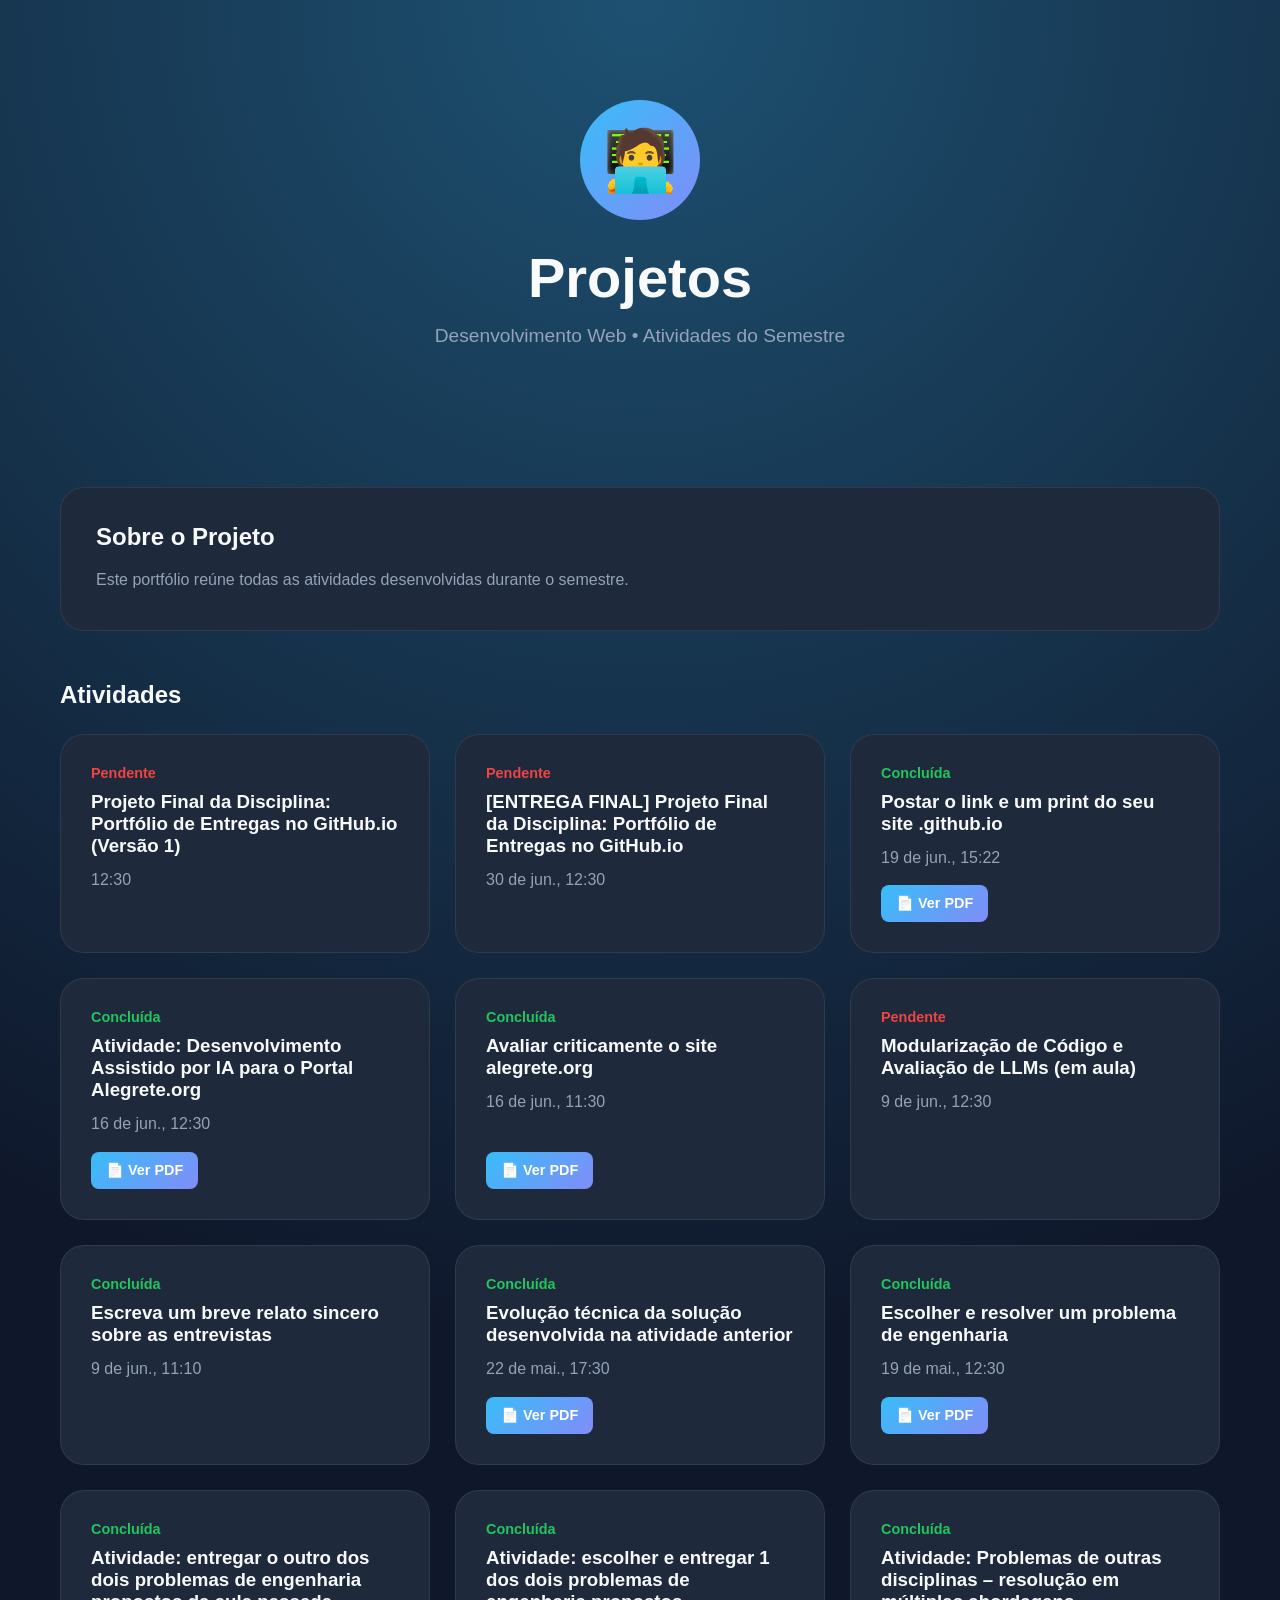
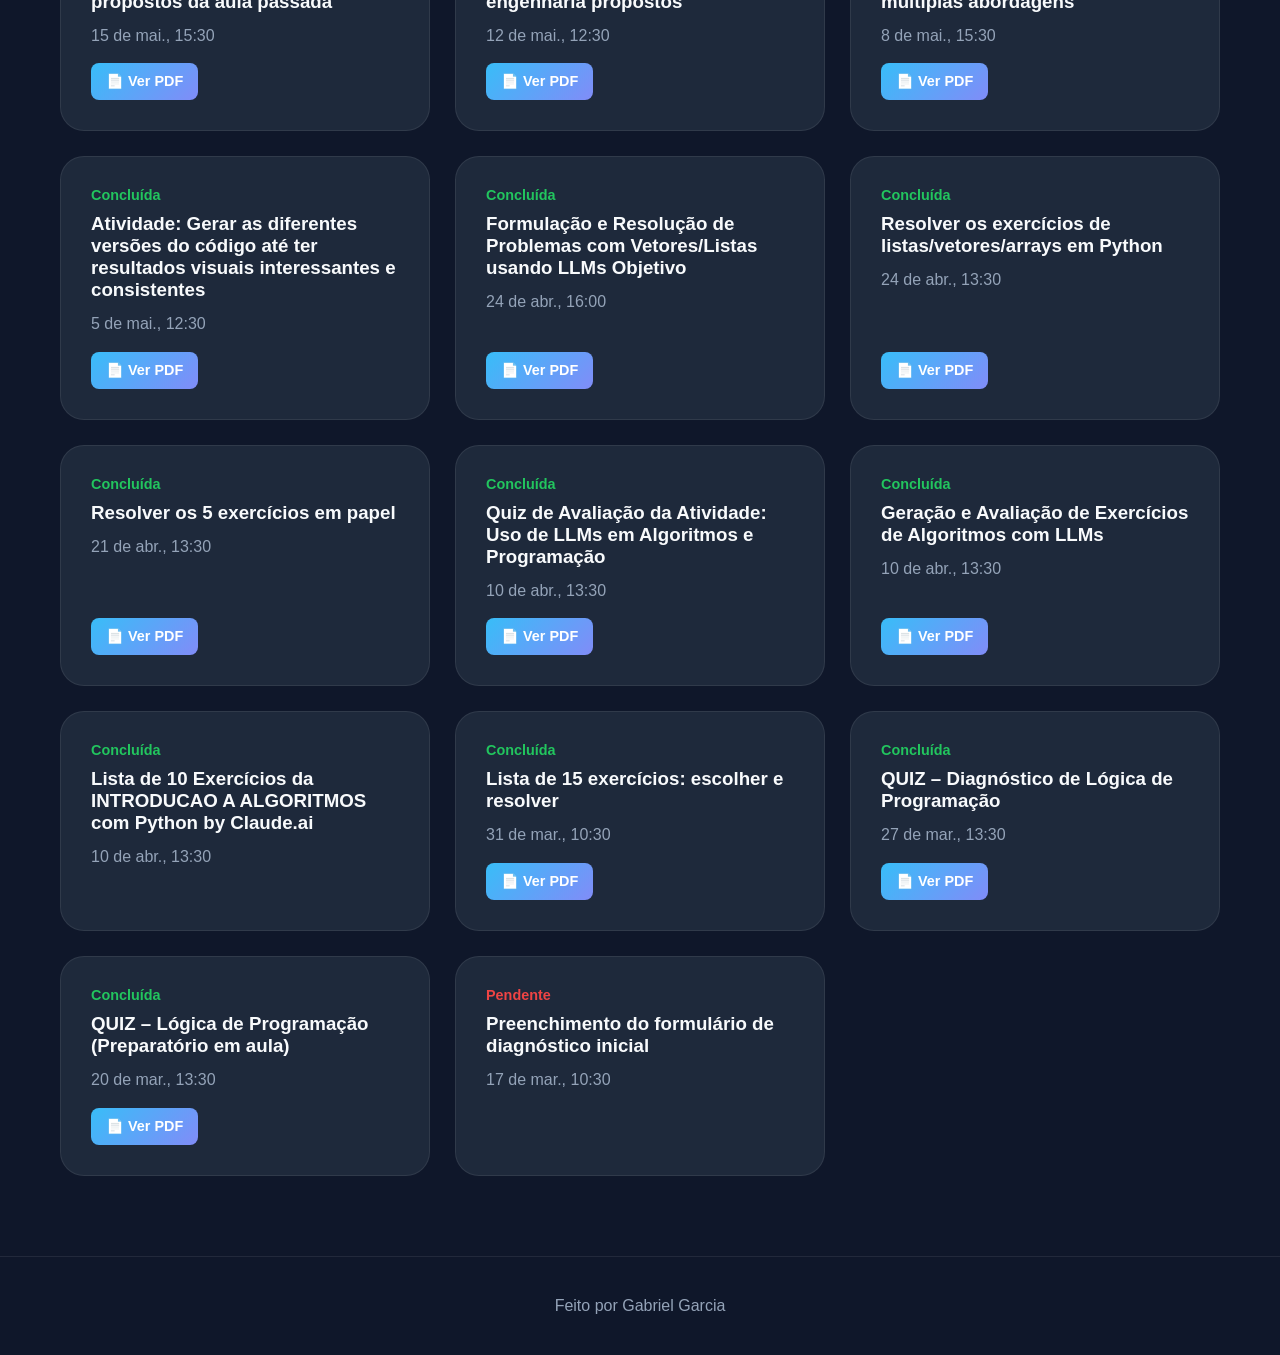
<file: index.html>
<!DOCTYPE html>
<html lang="pt-BR">
<head>
  <meta charset="UTF-8" />
  <meta name="viewport" content="width=device-width, initial-scale=1.0"/>
  <meta http-equiv="Cache-Control" content="no-cache, no-store, must-revalidate" />
  <meta http-equiv="Pragma" content="no-cache" />
  <meta http-equiv="Expires" content="0" />
  <title>Projetos</title>

  <link rel="stylesheet" href="styles.css">
</head>

<body>

<header class="hero">
  <div class="hero-content">

    <div class="avatar">🧑‍💻</div>

    <h1>Projetos</h1>

    <p class="subtitulo">
      Desenvolvimento Web • Atividades do Semestre
    </p>

  </div>
</header>

<main>

  <section class="sobre">
    <h2>Sobre o Projeto</h2>
    <p>
      Este portfólio reúne todas as atividades desenvolvidas durante o semestre.
    </p>
  </section>

  <section>
    <h2 class="titulo-secao">Atividades</h2>

    <div class="lista" id="lista"></div>
  </section>

</main>

<footer>
  <p>Feito por Gabriel Garcia</p>
</footer>

<!-- MODAL PDF -->
<div id="pdfModal" class="modal">
  <div class="modal-content">
    <span class="close" onclick="closePDFModal()">&times;</span>
    <iframe id="pdfIframe" class="pdf-iframe"></iframe>
  </div>
</div>

<script>
async function carregarAtividades() {
  const res = await fetch('atividades.json?t=' + new Date().getTime());
  const data = await res.json();

  const lista = document.getElementById('lista');

  lista.innerHTML = data.map(a => {
    const statusClass = a.status === 'Concluída' ? 'concluida' : 'atividade';
    const botaoPDF = a.pdf ? `<button class="btn-pdf" onclick="openPDFModal(event, '${a.pdf}')">📄 Ver PDF</button>` : '';
    
    return `
      <div class="card">
        <a href="atividade.html?id=${a.id}" class="card-link">
          <span class="numero ${statusClass}">${a.status}</span>
          <h3>${a.titulo}</h3>
          <p>${a.data_entrega}</p>
        </a>
        ${botaoPDF}
      </div>
    `;
  }).join('');
}

function openPDFModal(event, pdfUrl) {
  event.stopPropagation();
  const modal = document.getElementById('pdfModal');
  const iframe = document.getElementById('pdfIframe');
  iframe.src = `https://mozilla.github.io/pdf.js/web/viewer.html?file=${encodeURIComponent(pdfUrl)}`;
  modal.classList.add('show');
  document.body.style.overflow = 'hidden';
}

function closePDFModal() {
  const modal = document.getElementById('pdfModal');
  modal.classList.remove('show');
  document.body.style.overflow = 'auto';
}

// Fechar modal ao clicar fora dele
document.addEventListener('click', function(event) {
  const modal = document.getElementById('pdfModal');
  if (event.target === modal) {
    closePDFModal();
  }
});

carregarAtividades();
</script>

</body>
</html>
</file>
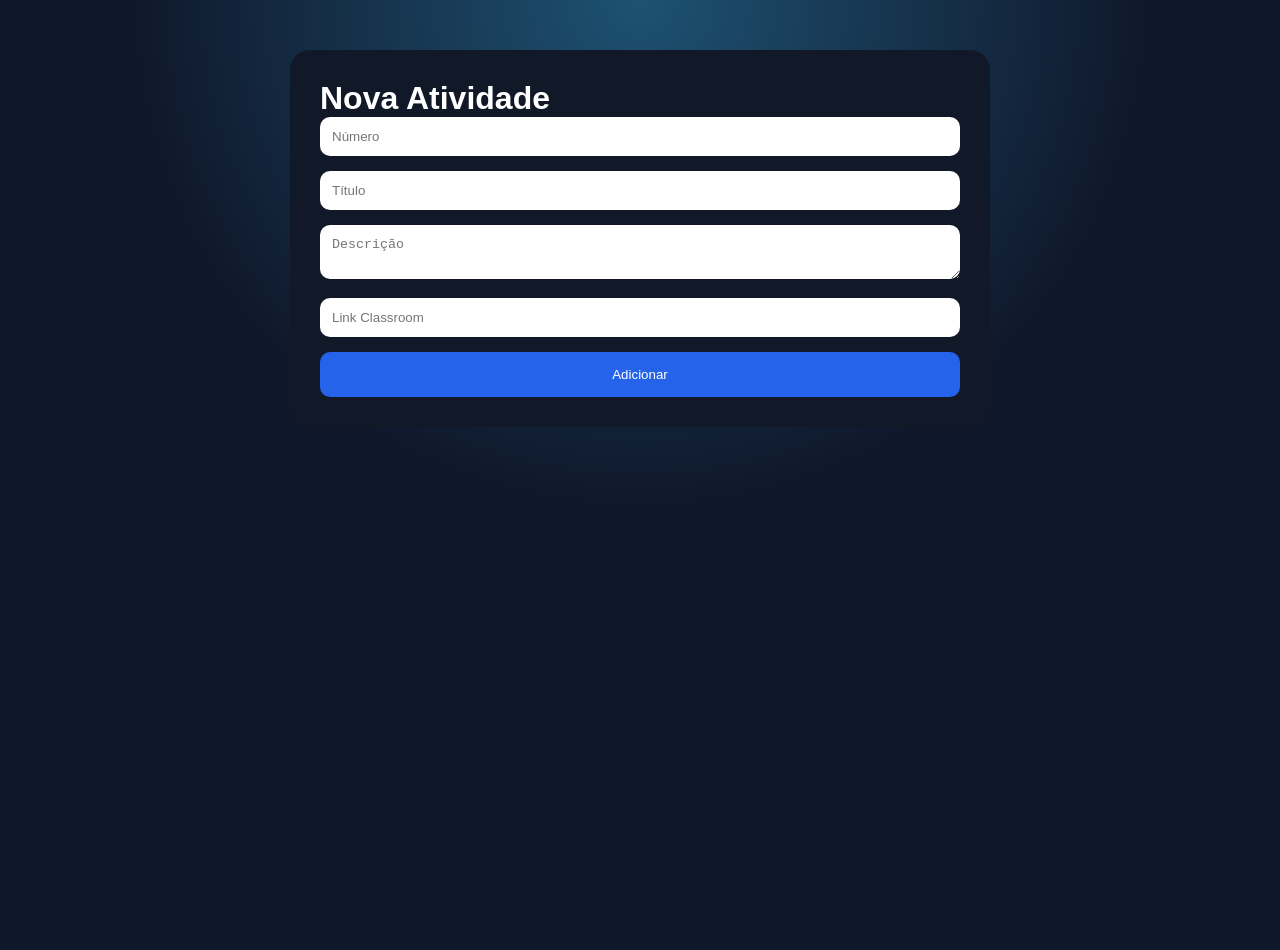
<file: admin.html>
<!DOCTYPE html>
<html lang="pt-BR">
<head>
<meta charset="UTF-8">
<meta name="viewport" content="width=device-width, initial-scale=1.0">

<title>Admin</title>
<link rel="stylesheet" href="styles.css">

<style>
.admin-container{
  max-width:700px;
  margin:50px auto;
  background:#111827;
  padding:30px;
  border-radius:20px;
  color:white;
}

input, textarea{
  width:100%;
  padding:12px;
  margin-bottom:15px;
  border-radius:10px;
  border:none;
}
button{
  width:100%;
  padding:15px;
  background:#2563eb;
  color:white;
  border:none;
  border-radius:10px;
  cursor:pointer;
}
</style>
</head>

<body>

<div class="admin-container">

<h1>Nova Atividade</h1>

<input id="numero" placeholder="Número">
<input id="titulo" placeholder="Título">
<textarea id="descricao" placeholder="Descrição"></textarea>
<input id="classroom" placeholder="Link Classroom">

<button onclick="adicionar()">Adicionar</button>

</div>

<script>
async function adicionar() {
  const numero = document.getElementById("numero").value;
  const titulo = document.getElementById("titulo").value;
  const descricao = document.getElementById("descricao").value;
  const classroom = document.getElementById("classroom").value;

  const res = await fetch("atividades.json");
  const data = await res.json();

  const nova = {
    id: Date.now(),
    numero,
    titulo,
    descricao,
    classroom
  };

  data.push(nova);

  // ⚠️ isso NÃO salva no GitHub automaticamente
  console.log(JSON.stringify(data, null, 2));

  alert("Copie o JSON do console e cole no atividades.json");
}
</script>

</body>
</html>
</file>
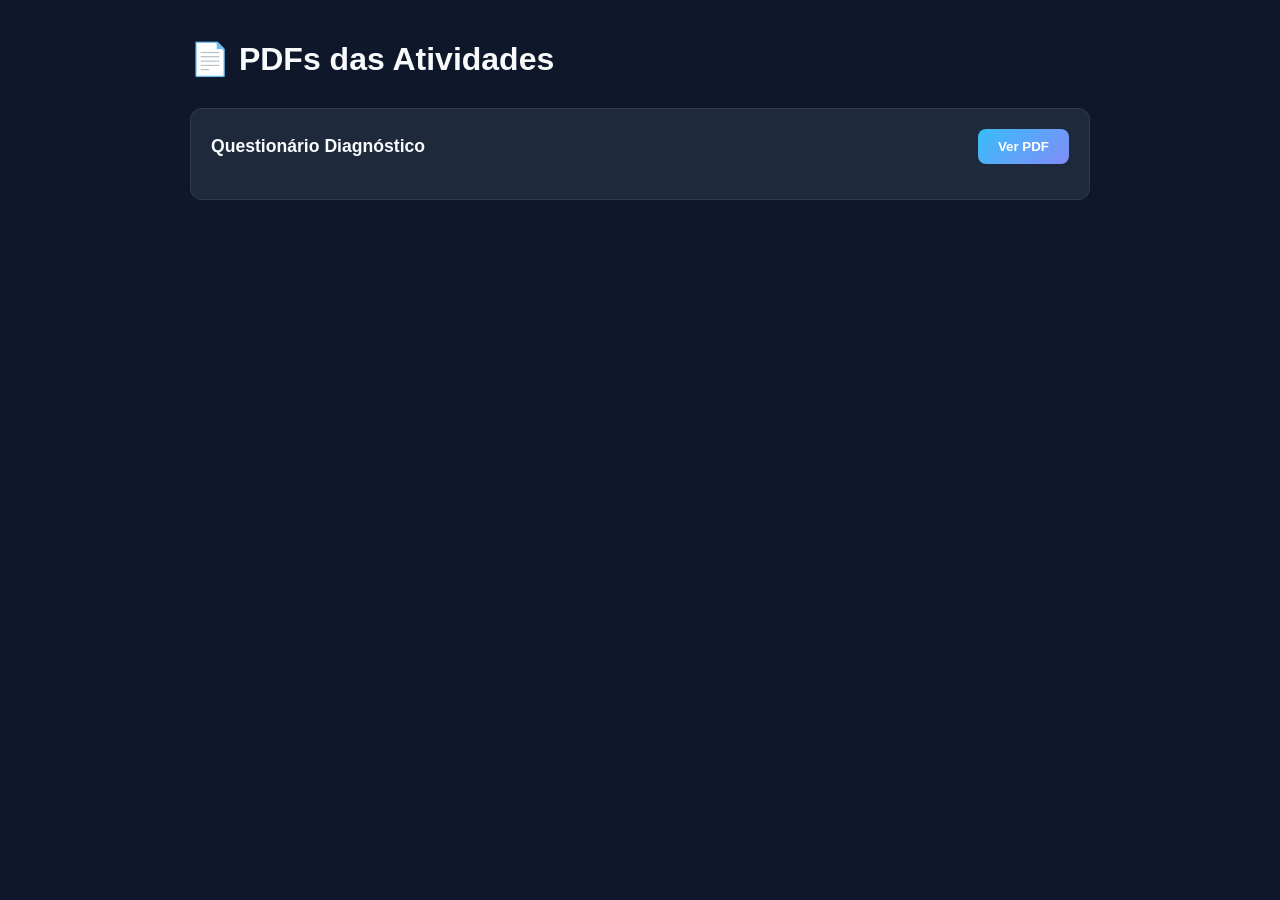
<file: pdf-viewer.html>
<!DOCTYPE html>
<html lang="pt-BR">
<head>
  <meta charset="UTF-8" />
  <meta name="viewport" content="width=device-width, initial-scale=1.0"/>
  <title>Visualizador de PDF</title>
  <style>
    * {
      margin: 0;
      padding: 0;
      box-sizing: border-box;
    }

    body {
      font-family: 'Inter', sans-serif;
      background: #0f172a;
      color: #f8fafc;
      min-height: 100vh;
      padding: 40px 20px;
    }

    .container {
      max-width: 900px;
      margin: auto;
    }

    h1 {
      margin-bottom: 30px;
    }

    .pdf-item {
      background: #1e293b;
      border: 1px solid rgba(255, 255, 255, .08);
      border-radius: 12px;
      padding: 20px;
      margin-bottom: 20px;
    }

    .pdf-header {
      display: flex;
      justify-content: space-between;
      align-items: center;
      margin-bottom: 15px;
    }

    .pdf-title {
      font-size: 1.1rem;
      font-weight: 600;
    }

    button {
      background: linear-gradient(135deg, #38bdf8, #818cf8);
      color: white;
      border: none;
      padding: 10px 20px;
      border-radius: 8px;
      font-weight: 600;
      cursor: pointer;
      transition: 0.3s;
    }

    button:hover {
      opacity: 0.9;
      transform: translateY(-2px);
    }

    button.hide {
      background: #64748b;
    }

    .pdf-container {
      display: none;
      margin-top: 15px;
      border-radius: 8px;
      overflow: hidden;
    }

    .pdf-container.show {
      display: block;
    }

    iframe {
      width: 100%;
      height: 600px;
      border: none;
      border-radius: 8px;
    }
  </style>
</head>

<body>

<div class="container">
  <h1>📄 PDFs das Atividades</h1>

  <div class="pdf-item">
    <div class="pdf-header">
      <span class="pdf-title">Questionário Diagnóstico</span>
      <button onclick="togglePDF(event, 'https://raw.githubusercontent.com/gabrieldagaluno-sys/gabrieldagaluno-sys.github.io/refs/heads/main/projetos/Question%C3%A1rio%20Diagn%C3%B3stico%20-%20Algoritmos%20e%20Programa%C3%A7%C3%A3o.pdf')">Ver PDF</button>
    </div>
    <div class="pdf-container"></div>
  </div>

</div>

<script>
function togglePDF(event, pdfUrl) {
  const button = event.target;
  const container = button.parentElement.parentElement.querySelector('.pdf-container');
  
  if (!container) {
    console.error('Container não encontrado');
    return;
  }
  
  if (container.classList.contains('show')) {
    container.classList.remove('show');
    button.textContent = 'Ver PDF';
    button.classList.remove('hide');
  } else {
    container.classList.add('show');
    button.textContent = 'Ocultar PDF';
    button.classList.add('hide');
    
    // Se já tem iframe, não recarrega
    if (!container.querySelector('iframe')) {
      const iframe = document.createElement('iframe');
      iframe.src = `https://mozilla.github.io/pdf.js/web/viewer.html?file=${encodeURIComponent(pdfUrl)}`;
      container.appendChild(iframe);
    }
  }
}
</script>

</body>
</html>
</file>
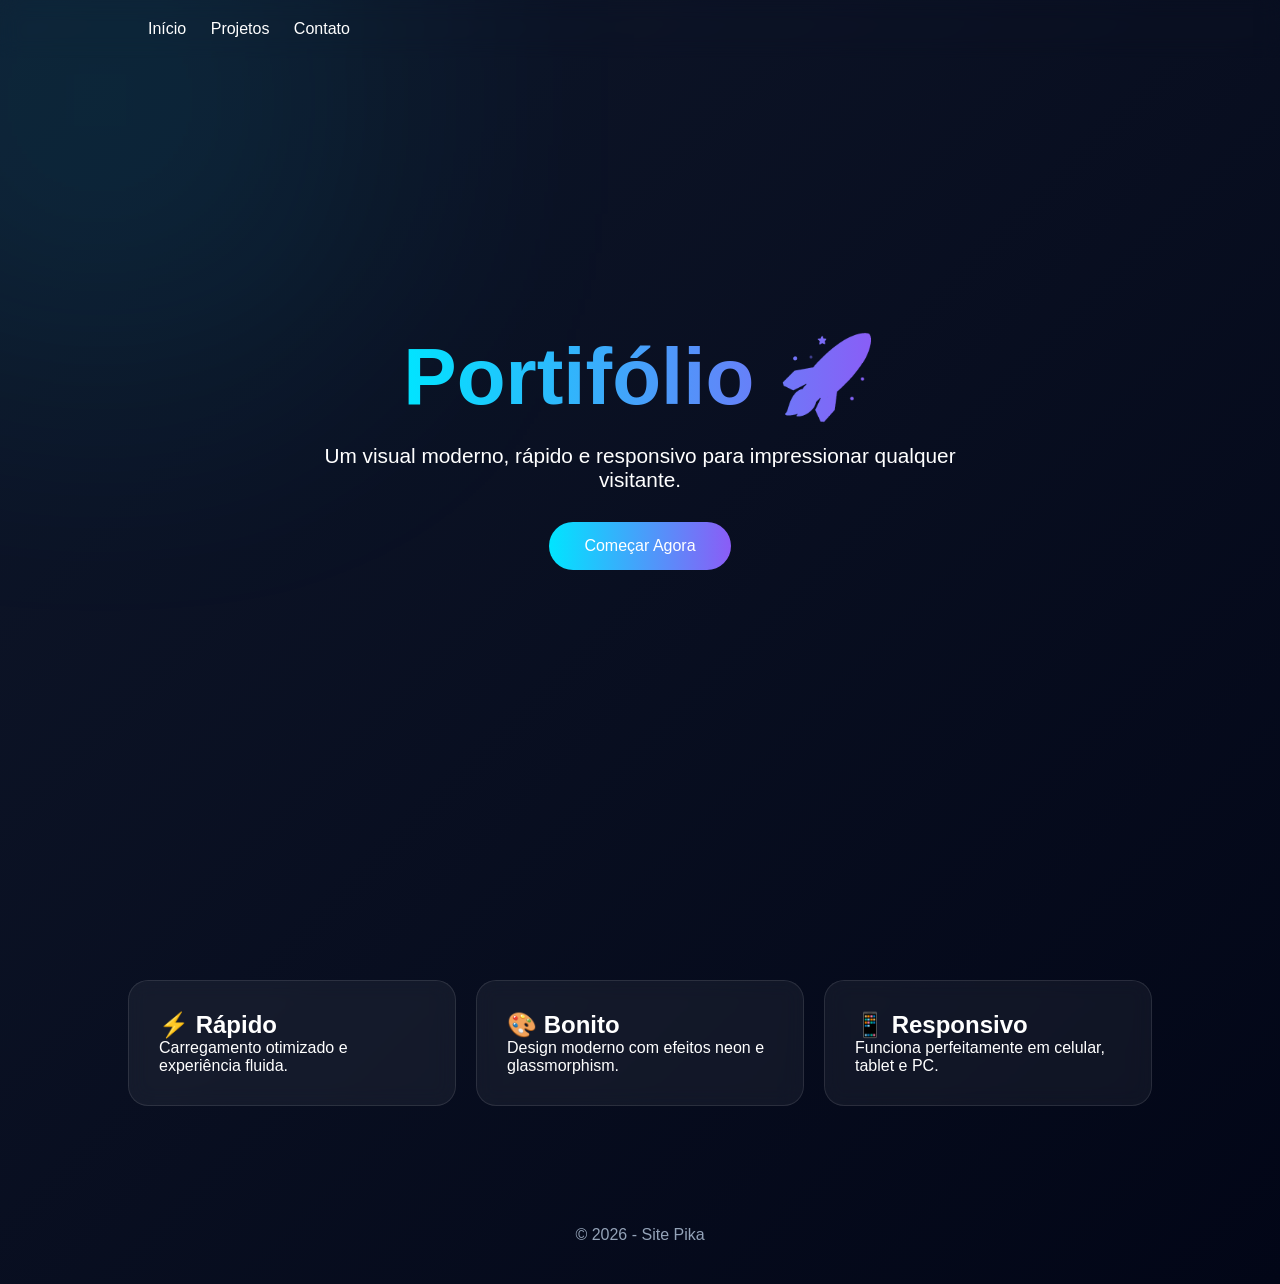
<file: README.html>
<!DOCTYPE html>
<html lang="pt-BR">
<head>
<meta charset="UTF-8">
<meta name="viewport" content="width=device-width, initial-scale=1.0">
<title>Site</title>

<style>
*{
    margin:0;
    padding:0;
    box-sizing:border-box;
    font-family:Arial, sans-serif;
}

body{
    background:linear-gradient(135deg,#0f172a,#020617);
    color:white;
    overflow-x:hidden;
}

header{
    display:flex;
    justify-content:space-between;
    align-items:center;
    padding:20px 10%;
    position:fixed;
    width:100%;
    backdrop-filter:blur(10px);
}

.logo{
    font-size:2rem;
    font-weight:bold;
    color:#00e5ff;
}

nav a{
    color:white;
    text-decoration:none;
    margin-left:20px;
    transition:.3s;
}

nav a:hover{
    color:#00e5ff;
}

.hero{
    min-height:100vh;
    display:flex;
    align-items:center;
    justify-content:center;
    flex-direction:column;
    text-align:center;
    padding:20px;
}

.hero h1{
    font-size:5rem;
    background:linear-gradient(90deg,#00e5ff,#8b5cf6);
    -webkit-background-clip:text;
    -webkit-text-fill-color:transparent;
}

.hero p{
    margin-top:20px;
    font-size:1.3rem;
    max-width:700px;
}

.btn{
    margin-top:30px;
    padding:15px 35px;
    border:none;
    border-radius:50px;
    background:linear-gradient(90deg,#00e5ff,#8b5cf6);
    color:white;
    font-size:1rem;
    cursor:pointer;
    transition:.3s;
}

.btn:hover{
    transform:scale(1.08);
}

.cards{
    display:grid;
    grid-template-columns:repeat(auto-fit,minmax(250px,1fr));
    gap:20px;
    padding:80px 10%;
}

.card{
    background:rgba(255,255,255,0.05);
    border:1px solid rgba(255,255,255,0.1);
    padding:30px;
    border-radius:20px;
    backdrop-filter:blur(10px);
    transition:.3s;
}

.card:hover{
    transform:translateY(-10px);
    border-color:#00e5ff;
}

footer{
    text-align:center;
    padding:40px;
    color:#94a3b8;
}

.glow{
    position:fixed;
    width:400px;
    height:400px;
    background:#00e5ff;
    filter:blur(150px);
    opacity:.15;
    top:-100px;
    left:-100px;
    z-index:-1;
}
</style>
</head>
<body>

<div class="glow"></div>

<header>
    <nav>
        <a href="#">Início</a>
        <a href="#">Projetos</a>
        <a href="#">Contato</a>
    </nav>
</header>

<section class="hero">
    <h1>Portifólio 🚀</h1>
    <p>
        Um visual moderno, rápido e responsivo para impressionar qualquer visitante.
    </p>
    <button class="btn">Começar Agora</button>
</section>

<section class="cards">
    <div class="card">
        <h2>⚡ Rápido</h2>
        <p>Carregamento otimizado e experiência fluida.</p>
    </div>

    <div class="card">
        <h2>🎨 Bonito</h2>
        <p>Design moderno com efeitos neon e glassmorphism.</p>
    </div>

    <div class="card">
        <h2>📱 Responsivo</h2>
        <p>Funciona perfeitamente em celular, tablet e PC.</p>
    </div>
</section>

<footer>
    © 2026 - Site Pika
</footer>

</body>
</html>
</file>
<file: styles.css>
:root{
    --bg:#0f172a;
    --surface:#1e293b;
    --surface-hover:#334155;
    --primary:#38bdf8;
    --secondary:#818cf8;
    --text:#f8fafc;
    --muted:#94a3b8;
}

*{
    margin:0;
    padding:0;
    box-sizing:border-box;
}

body{
    font-family:'Inter',sans-serif;
    color:var(--text);
    min-height:100vh;
    background:
    radial-gradient(circle at top,
    rgba(56,189,248,.35),
    transparent 45%),
    var(--bg);
}


/* HERO */
.hero{
    text-align:center;
    padding:100px 20px;
}

.hero-content{
    max-width:900px;
    margin:auto;
}

.avatar{
    width:120px;
    height:120px;

    margin:auto;

    display:flex;
    justify-content:center;
    align-items:center;

    font-size:60px;

    border-radius:50%;

    background:linear-gradient(
        135deg,
        var(--primary),
        var(--secondary)
    );

    margin-bottom:25px;
}

.hero h1{
    font-size:3.5rem;
    margin-bottom:15px;
}

.subtitulo{
    color:var(--muted);
    font-size:1.2rem;
}


/* BADGES */
.badges{
    margin-top:30px;

    display:flex;
    flex-wrap:wrap;
    justify-content:center;
    gap:15px;
}

.badges span{

    background:rgba(255,255,255,.05);

    border:1px solid rgba(255,255,255,.08);

    padding:10px 18px;

    border-radius:999px;
}


/* MAIN */
main{

    max-width:1200px;

    margin:auto;

    padding:40px 20px 80px;
}



/* SOBRE */
.sobre{

    background:var(--surface);

    padding:35px;

    border-radius:24px;

    border:1px solid rgba(255,255,255,.08);

    margin-bottom:50px;
}


.sobre h2{
    margin-bottom:15px;
}


.sobre p{

    line-height:1.8;

    color:var(--muted);

}



/* TITULO */
.titulo-secao{

    margin-bottom:25px;

}



/* GRID */
.lista{

    display:grid;

    grid-template-columns:repeat(auto-fit,minmax(280px,1fr));

    gap:25px;

}



/* CARD */
.card{
    background:var(--surface);
    border-radius:24px;
    padding:30px;
    border:1px solid rgba(255,255,255,.08);
    transition:.3s;
    display:flex;
    flex-direction:column;
    gap:15px;
}

.card:hover{
    transform:translateY(-8px);
    border-color:var(--primary);
    box-shadow:0 20px 50px rgba(56,189,248,.15);
}

.card-link{
    text-decoration:none;
    color:inherit;
    display:flex;
    flex-direction:column;
    gap:10px;
    flex-grow:1;
}



/* TEXTO DE STATUS */
.numero{
    display:inline-block;
    font-size:.9rem;
    font-weight:700;
}


/* ATIVIDADE VERMELHO */
.numero.atividade{
    color:#ef4444;
}


/* CONCLUÍDA VERDE */
.numero.concluida{
    color:#22c55e;
}



.card h3{
    margin:0;
}


.card p{
    color:var(--muted);
    line-height:1.6;
    margin:0;
}

/* BOTÃO PDF */
.btn-pdf{
    background:linear-gradient(135deg, var(--primary), var(--secondary));
    border:none;
    color:white;
    padding:10px 15px;
    border-radius:8px;
    font-weight:600;
    cursor:pointer;
    transition:.3s;
    font-size:0.9rem;
    align-self:flex-start;
}

.btn-pdf:hover{
    opacity:0.9;
    transform:translateY(-2px);
}


/* MODAL */
.modal{
    display:none;
    position:fixed;
    z-index:1000;
    left:0;
    top:0;
    width:100%;
    height:100%;
    background-color:rgba(0,0,0,0.8);
    animation:fadeIn 0.3s;
}

.modal.show{
    display:flex;
    justify-content:center;
    align-items:center;
}

.modal-content{
    background:var(--surface);
    border-radius:16px;
    width:90%;
    max-width:900px;
    height:90vh;
    position:relative;
    border:1px solid rgba(255,255,255,.08);
}

.close{
    position:absolute;
    right:20px;
    top:20px;
    font-size:28px;
    font-weight:bold;
    cursor:pointer;
    color:var(--text);
    z-index:1001;
    transition:.3s;
}

.close:hover{
    color:var(--primary);
}

.pdf-iframe{
    width:100%;
    height:100%;
    border:none;
    border-radius:16px;
}

@keyframes fadeIn{
    from{
        opacity:0;
    }
    to{
        opacity:1;
    }
}



/* FOOTER */
footer{

    text-align:center;

    padding:40px;

    color:var(--muted);

    border-top:1px solid rgba(255,255,255,.08);

}



/* PÁGINAS INTERNAS */
.conteudo{

    max-width:1000px;

    margin:60px auto;

    background:var(--surface);

    padding:40px;

    border-radius:24px;

    border:1px solid rgba(255,255,255,.08);

}



.conteudo h2{

    margin-bottom:15px;

}



.conteudo p,
.conteudo li{

    color:var(--muted);

    line-height:1.8;

}



.conteudo ul{

    margin-left:20px;

}



.voltar{

    display:inline-block;

    margin-top:30px;

    text-decoration:none;


    background:linear-gradient(
        135deg,
        var(--primary),
        var(--secondary)
    );


    color:white;


    padding:12px 20px;

    border-radius:12px;

    font-weight:600;

}



.voltar:hover{

    opacity:.9;

}
</file>
